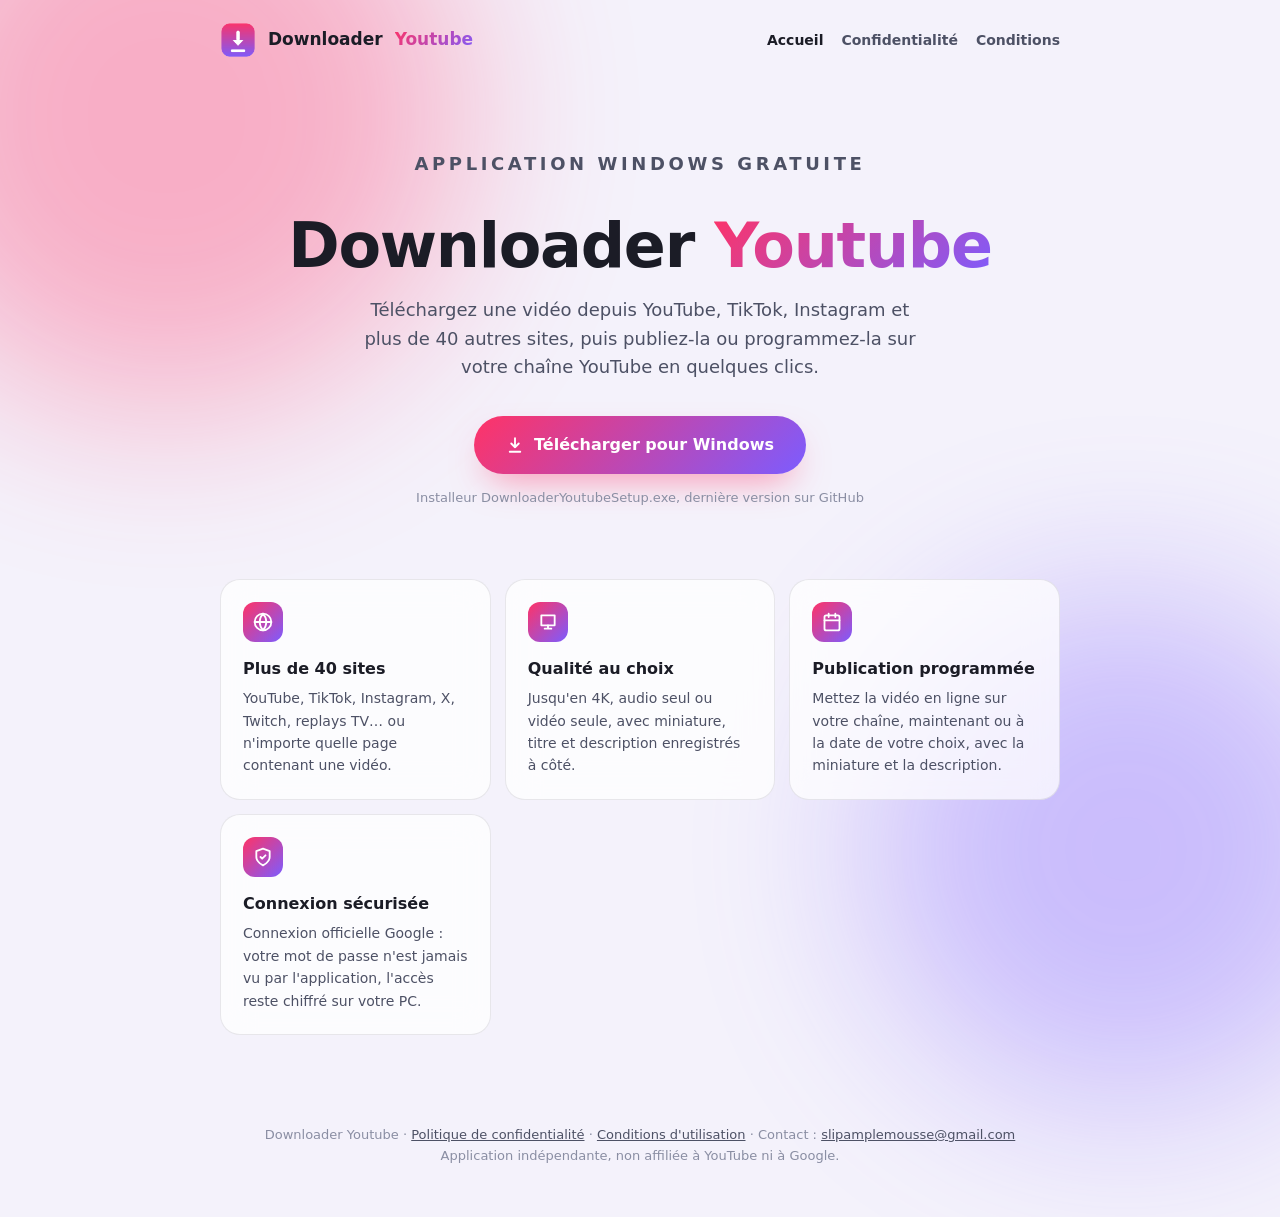
<file: docs/index.html>
<!doctype html>
<html lang="fr">
<head>
<meta charset="utf-8">
<meta name="viewport" content="width=device-width, initial-scale=1">
<title>Downloader Youtube</title>
<meta name="description" content="Application Windows gratuite pour télécharger des vidéos et les publier sur votre chaîne YouTube.">
<link rel="icon" href="icon.png">
<link rel="stylesheet" href="style.css">
</head>
<body>
<div class="wrap">
  <nav>
    <a class="brand" href="./"><img src="icon.png" alt="">Downloader <span>Youtube</span></a>
    <div class="links">
      <a href="./" class="active">Accueil</a>
      <a href="privacy.html">Confidentialité</a>
      <a href="terms.html">Conditions</a>
    </div>
  </nav>

  <section class="hero">
    <p class="eyebrow">Application Windows gratuite</p>
    <h1>Downloader <span>Youtube</span></h1>
    <p>Téléchargez une vidéo depuis YouTube, TikTok, Instagram et plus de 40 autres sites, puis publiez-la ou programmez-la sur votre chaîne YouTube en quelques clics.</p>
    <a class="btn" href="https://github.com/Slipers/downloader-youtube/releases/latest">
      <svg viewBox="0 0 24 24" fill="none" stroke="currentColor" stroke-width="2.5" stroke-linecap="round" stroke-linejoin="round"><path d="M12 3v12M7 10l5 5 5-5M5 21h14"/></svg>
      Télécharger pour Windows
    </a>
    <span class="hint">Installeur DownloaderYoutubeSetup.exe, dernière version sur GitHub</span>
  </section>

  <section class="features">
    <div class="feature">
      <div class="ico"><svg viewBox="0 0 24 24" fill="none" stroke="currentColor" stroke-width="2.2" stroke-linecap="round" stroke-linejoin="round"><circle cx="12" cy="12" r="10"/><path d="M2 12h20M12 2a15.3 15.3 0 0 1 4 10 15.3 15.3 0 0 1-4 10 15.3 15.3 0 0 1-4-10 15.3 15.3 0 0 1 4-10Z"/></svg></div>
      <h3>Plus de 40 sites</h3>
      <p>YouTube, TikTok, Instagram, X, Twitch, replays TV… ou n'importe quelle page contenant une vidéo.</p>
    </div>
    <div class="feature">
      <div class="ico"><svg viewBox="0 0 24 24" fill="none" stroke="currentColor" stroke-width="2.2" stroke-linecap="round" stroke-linejoin="round"><path d="M4 4h16v12H4z"/><path d="M8 20h8M12 16v4"/></svg></div>
      <h3>Qualité au choix</h3>
      <p>Jusqu'en 4K, audio seul ou vidéo seule, avec miniature, titre et description enregistrés à côté.</p>
    </div>
    <div class="feature">
      <div class="ico"><svg viewBox="0 0 24 24" fill="none" stroke="currentColor" stroke-width="2.2" stroke-linecap="round" stroke-linejoin="round"><rect x="3" y="4" width="18" height="18" rx="2"/><path d="M16 2v4M8 2v4M3 10h18"/></svg></div>
      <h3>Publication programmée</h3>
      <p>Mettez la vidéo en ligne sur votre chaîne, maintenant ou à la date de votre choix, avec la miniature et la description.</p>
    </div>
    <div class="feature">
      <div class="ico"><svg viewBox="0 0 24 24" fill="none" stroke="currentColor" stroke-width="2.2" stroke-linecap="round" stroke-linejoin="round"><path d="M12 22s8-4 8-10V5l-8-3-8 3v7c0 6 8 10 8 10Z"/><path d="m9 12 2 2 4-4"/></svg></div>
      <h3>Connexion sécurisée</h3>
      <p>Connexion officielle Google : votre mot de passe n'est jamais vu par l'application, l'accès reste chiffré sur votre PC.</p>
    </div>
  </section>
</div>

<footer>
  <div class="wrap">
    Downloader Youtube · <a href="privacy.html">Politique de confidentialité</a> · <a href="terms.html">Conditions d'utilisation</a> · Contact : <a href="mailto:slipamplemousse@gmail.com">slipamplemousse@gmail.com</a><br>
    Application indépendante, non affiliée à YouTube ni à Google.
  </div>
</footer>
</body>
</html>
</file>
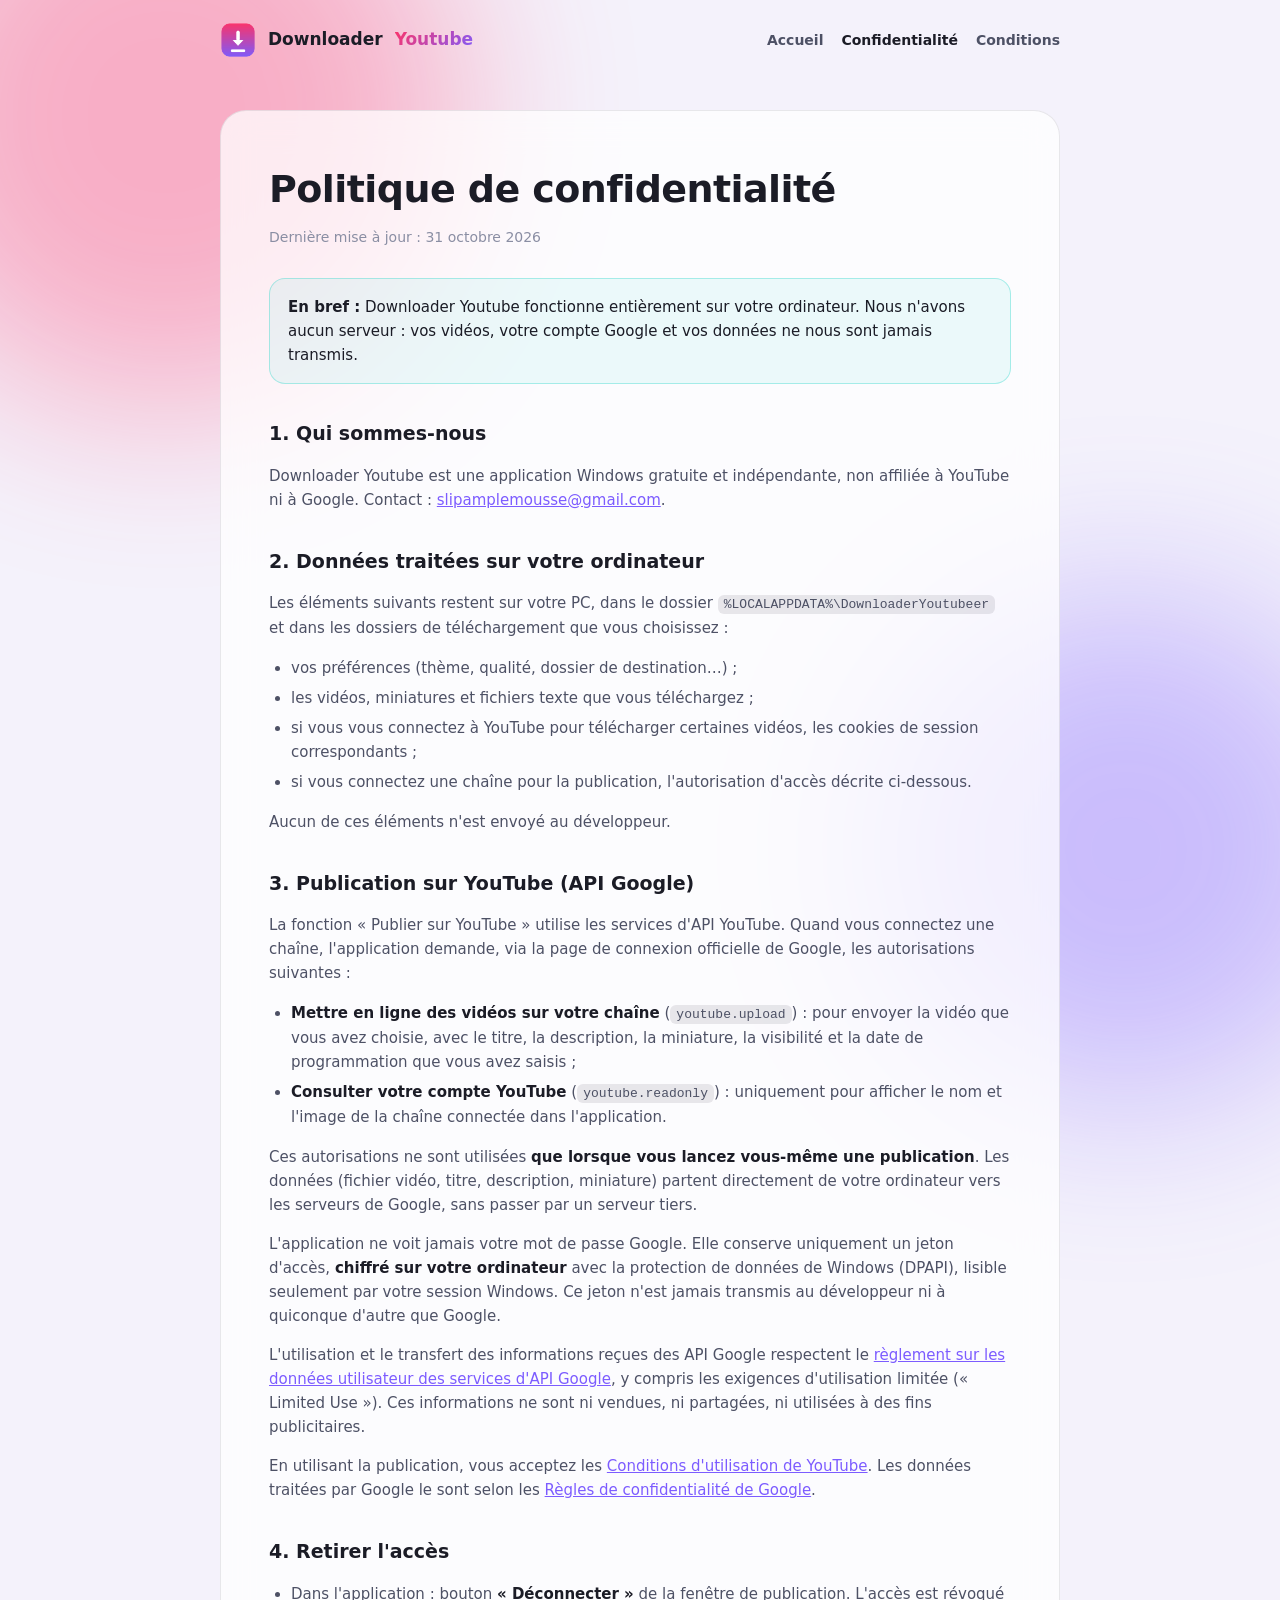
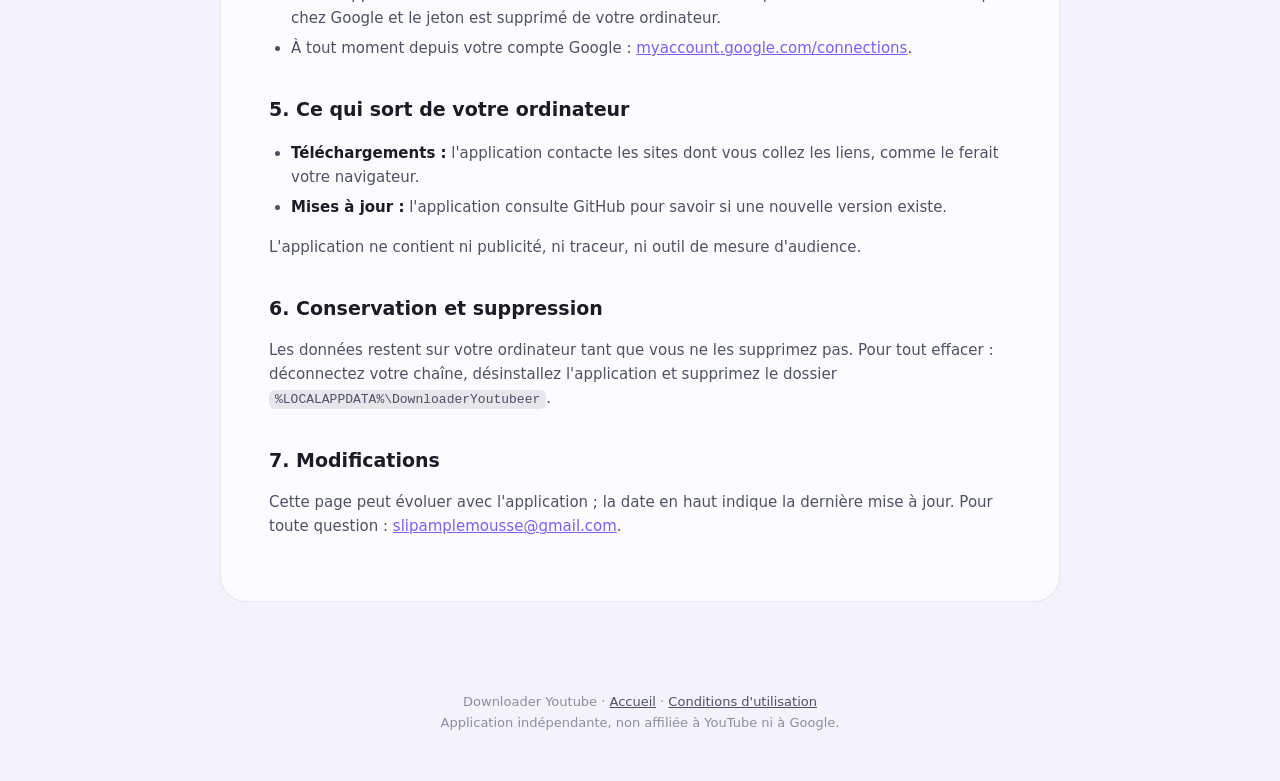
<file: docs/privacy.html>
<!doctype html>
<html lang="fr">
<head>
<meta charset="utf-8">
<meta name="viewport" content="width=device-width, initial-scale=1">
<title>Confidentialité · Downloader Youtube</title>
<link rel="icon" href="icon.png">
<link rel="stylesheet" href="style.css">
</head>
<body>
<div class="wrap">
  <nav>
    <a class="brand" href="./"><img src="icon.png" alt="">Downloader <span>Youtube</span></a>
    <div class="links">
      <a href="./">Accueil</a>
      <a href="privacy.html" class="active">Confidentialité</a>
      <a href="terms.html">Conditions</a>
    </div>
  </nav>

  <article class="doc">
    <h1>Politique de confidentialité</h1>
    <p class="updated">Dernière mise à jour : 31 octobre 2026</p>

    <div class="callout"><p><strong>En bref :</strong> Downloader Youtube fonctionne entièrement sur votre ordinateur. Nous n'avons aucun serveur : vos vidéos, votre compte Google et vos données ne nous sont jamais transmis.</p></div>

    <h2>1. Qui sommes-nous</h2>
    <p>Downloader Youtube est une application Windows gratuite et indépendante, non affiliée à YouTube ni à Google. Contact : <a href="mailto:slipamplemousse@gmail.com">slipamplemousse@gmail.com</a>.</p>

    <h2>2. Données traitées sur votre ordinateur</h2>
    <p>Les éléments suivants restent sur votre PC, dans le dossier <code>%LOCALAPPDATA%\DownloaderYoutubeer</code> et dans les dossiers de téléchargement que vous choisissez :</p>
    <ul>
      <li>vos préférences (thème, qualité, dossier de destination…) ;</li>
      <li>les vidéos, miniatures et fichiers texte que vous téléchargez ;</li>
      <li>si vous vous connectez à YouTube pour télécharger certaines vidéos, les cookies de session correspondants ;</li>
      <li>si vous connectez une chaîne pour la publication, l'autorisation d'accès décrite ci-dessous.</li>
    </ul>
    <p>Aucun de ces éléments n'est envoyé au développeur.</p>

    <h2>3. Publication sur YouTube (API Google)</h2>
    <p>La fonction « Publier sur YouTube » utilise les services d'API YouTube. Quand vous connectez une chaîne, l'application demande, via la page de connexion officielle de Google, les autorisations suivantes :</p>
    <ul>
      <li><strong>Mettre en ligne des vidéos sur votre chaîne</strong> (<code>youtube.upload</code>) : pour envoyer la vidéo que vous avez choisie, avec le titre, la description, la miniature, la visibilité et la date de programmation que vous avez saisis ;</li>
      <li><strong>Consulter votre compte YouTube</strong> (<code>youtube.readonly</code>) : uniquement pour afficher le nom et l'image de la chaîne connectée dans l'application.</li>
    </ul>
    <p>Ces autorisations ne sont utilisées <strong>que lorsque vous lancez vous-même une publication</strong>. Les données (fichier vidéo, titre, description, miniature) partent directement de votre ordinateur vers les serveurs de Google, sans passer par un serveur tiers.</p>
    <p>L'application ne voit jamais votre mot de passe Google. Elle conserve uniquement un jeton d'accès, <strong>chiffré sur votre ordinateur</strong> avec la protection de données de Windows (DPAPI), lisible seulement par votre session Windows. Ce jeton n'est jamais transmis au développeur ni à quiconque d'autre que Google.</p>
    <p>L'utilisation et le transfert des informations reçues des API Google respectent le <a href="https://developers.google.com/terms/api-services-user-data-policy">règlement sur les données utilisateur des services d'API Google</a>, y compris les exigences d'utilisation limitée (« Limited Use »). Ces informations ne sont ni vendues, ni partagées, ni utilisées à des fins publicitaires.</p>
    <p>En utilisant la publication, vous acceptez les <a href="https://www.youtube.com/t/terms">Conditions d'utilisation de YouTube</a>. Les données traitées par Google le sont selon les <a href="https://policies.google.com/privacy">Règles de confidentialité de Google</a>.</p>

    <h2>4. Retirer l'accès</h2>
    <ul>
      <li>Dans l'application : bouton <strong>« Déconnecter »</strong> de la fenêtre de publication. L'accès est révoqué chez Google et le jeton est supprimé de votre ordinateur.</li>
      <li>À tout moment depuis votre compte Google : <a href="https://myaccount.google.com/connections">myaccount.google.com/connections</a>.</li>
    </ul>

    <h2>5. Ce qui sort de votre ordinateur</h2>
    <ul>
      <li><strong>Téléchargements :</strong> l'application contacte les sites dont vous collez les liens, comme le ferait votre navigateur.</li>
      <li><strong>Mises à jour :</strong> l'application consulte GitHub pour savoir si une nouvelle version existe.</li>
    </ul>
    <p>L'application ne contient ni publicité, ni traceur, ni outil de mesure d'audience.</p>

    <h2>6. Conservation et suppression</h2>
    <p>Les données restent sur votre ordinateur tant que vous ne les supprimez pas. Pour tout effacer : déconnectez votre chaîne, désinstallez l'application et supprimez le dossier <code>%LOCALAPPDATA%\DownloaderYoutubeer</code>.</p>

    <h2>7. Modifications</h2>
    <p>Cette page peut évoluer avec l'application ; la date en haut indique la dernière mise à jour. Pour toute question : <a href="mailto:slipamplemousse@gmail.com">slipamplemousse@gmail.com</a>.</p>
  </article>
</div>

<footer>
  <div class="wrap">
    Downloader Youtube · <a href="./">Accueil</a> · <a href="terms.html">Conditions d'utilisation</a><br>
    Application indépendante, non affiliée à YouTube ni à Google.
  </div>
</footer>
</body>
</html>
</file>
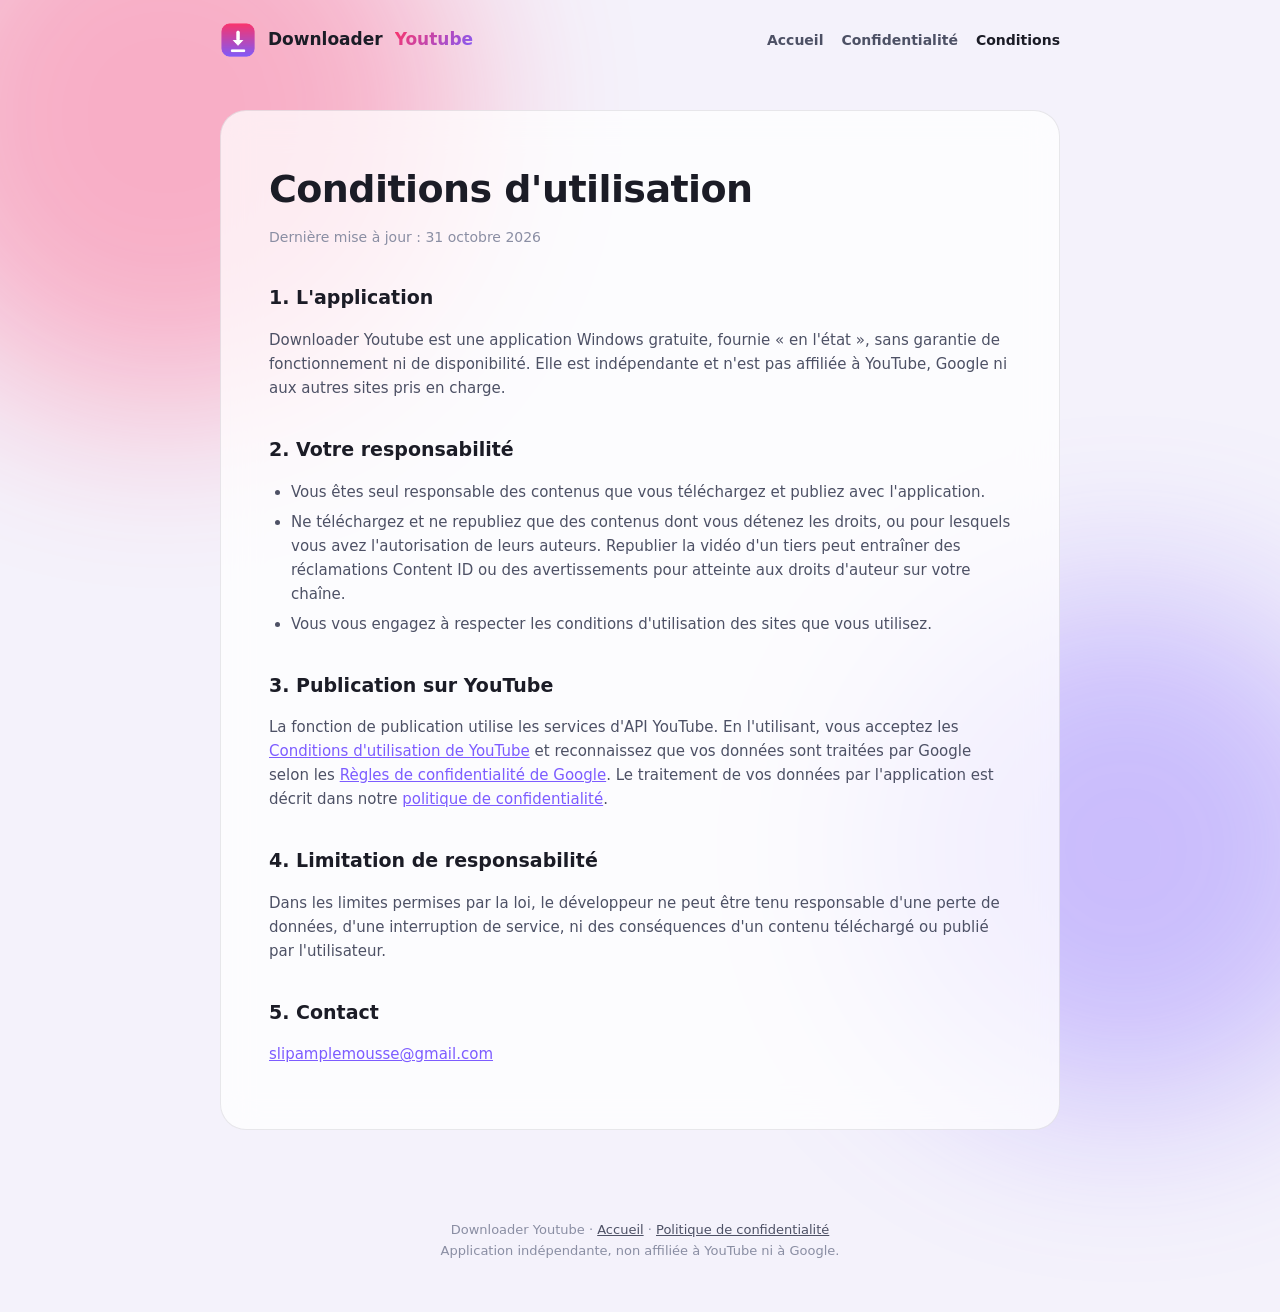
<file: docs/terms.html>
<!doctype html>
<html lang="fr">
<head>
<meta charset="utf-8">
<meta name="viewport" content="width=device-width, initial-scale=1">
<title>Conditions · Downloader Youtube</title>
<link rel="icon" href="icon.png">
<link rel="stylesheet" href="style.css">
</head>
<body>
<div class="wrap">
  <nav>
    <a class="brand" href="./"><img src="icon.png" alt="">Downloader <span>Youtube</span></a>
    <div class="links">
      <a href="./">Accueil</a>
      <a href="privacy.html">Confidentialité</a>
      <a href="terms.html" class="active">Conditions</a>
    </div>
  </nav>

  <article class="doc">
    <h1>Conditions d'utilisation</h1>
    <p class="updated">Dernière mise à jour : 31 octobre 2026</p>

    <h2>1. L'application</h2>
    <p>Downloader Youtube est une application Windows gratuite, fournie « en l'état », sans garantie de fonctionnement ni de disponibilité. Elle est indépendante et n'est pas affiliée à YouTube, Google ni aux autres sites pris en charge.</p>

    <h2>2. Votre responsabilité</h2>
    <ul>
      <li>Vous êtes seul responsable des contenus que vous téléchargez et publiez avec l'application.</li>
      <li>Ne téléchargez et ne republiez que des contenus dont vous détenez les droits, ou pour lesquels vous avez l'autorisation de leurs auteurs. Republier la vidéo d'un tiers peut entraîner des réclamations Content ID ou des avertissements pour atteinte aux droits d'auteur sur votre chaîne.</li>
      <li>Vous vous engagez à respecter les conditions d'utilisation des sites que vous utilisez.</li>
    </ul>

    <h2>3. Publication sur YouTube</h2>
    <p>La fonction de publication utilise les services d'API YouTube. En l'utilisant, vous acceptez les <a href="https://www.youtube.com/t/terms">Conditions d'utilisation de YouTube</a> et reconnaissez que vos données sont traitées par Google selon les <a href="https://policies.google.com/privacy">Règles de confidentialité de Google</a>. Le traitement de vos données par l'application est décrit dans notre <a href="privacy.html">politique de confidentialité</a>.</p>

    <h2>4. Limitation de responsabilité</h2>
    <p>Dans les limites permises par la loi, le développeur ne peut être tenu responsable d'une perte de données, d'une interruption de service, ni des conséquences d'un contenu téléchargé ou publié par l'utilisateur.</p>

    <h2>5. Contact</h2>
    <p><a href="mailto:slipamplemousse@gmail.com">slipamplemousse@gmail.com</a></p>
  </article>
</div>

<footer>
  <div class="wrap">
    Downloader Youtube · <a href="./">Accueil</a> · <a href="privacy.html">Politique de confidentialité</a><br>
    Application indépendante, non affiliée à YouTube ni à Google.
  </div>
</footer>
</body>
</html>
</file>
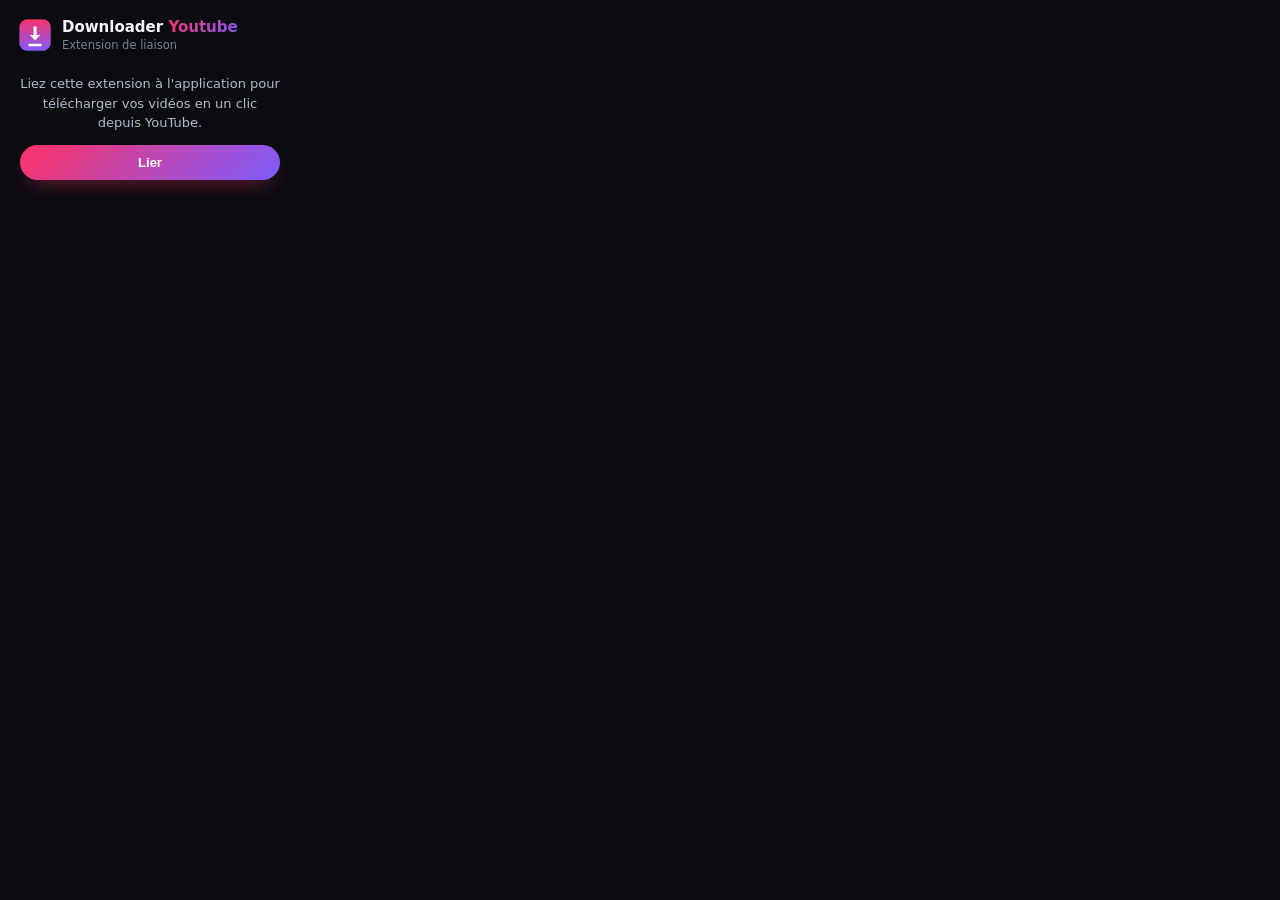
<file: extension/popup.html>
<!doctype html>
<html lang="fr">
<head>
<meta charset="utf-8">
<title>Downloader Youtube</title>
<link rel="stylesheet" href="popup.css">
</head>
<body>
  <div class="popup">
    <div class="popup-header">
      <img src="icons/icon48.png" alt="" class="popup-logo">
      <div>
        <p class="popup-title">Downloader <span class="accent">Youtube</span></p>
        <p class="popup-subtitle">Extension de liaison</p>
      </div>
    </div>

    <div id="state-idle" class="popup-state">
      <p class="popup-text">Liez cette extension à l'application pour télécharger vos vidéos en un clic depuis YouTube.</p>
      <button id="btn-link" class="btn-primary">Lier</button>
    </div>

    <div id="state-linking" class="popup-state" hidden>
      <ol class="steps" id="link-steps">
        <li data-step="detect" class="step"><span class="step-dot"></span><span class="step-label">Recherche de l'application</span></li>
        <li data-step="connect" class="step"><span class="step-dot"></span><span class="step-label">Connexion en cours</span></li>
        <li data-step="finish" class="step"><span class="step-dot"></span><span class="step-label">Finalisation</span></li>
      </ol>
    </div>

    <div id="state-error" class="popup-state" hidden>
      <div class="result-icon result-icon-error">
        <svg viewBox="0 0 24 24" width="26" height="26" fill="none" stroke="currentColor" stroke-width="3" stroke-linecap="round" stroke-linejoin="round">
          <path class="draw-path" d="M6 6l12 12"/>
          <path class="draw-path draw-path-2" d="M18 6L6 18"/>
        </svg>
      </div>
      <p class="popup-text">Application non détectée. Ouvrez Downloader Youtube puis réessayez.</p>
      <button id="btn-retry" class="btn-secondary">Réessayer</button>
    </div>

    <div id="state-linked" class="popup-state" hidden>
      <div class="result-icon result-icon-success">
        <svg viewBox="0 0 24 24" width="26" height="26" fill="none" stroke="currentColor" stroke-width="3" stroke-linecap="round" stroke-linejoin="round">
          <path class="draw-path" d="M20 6 9 17l-5-5"/>
        </svg>
      </div>
      <p class="popup-text">Extension liée à Downloader Youtube.</p>
      <p class="popup-hint">Cliquez sur « Télécharger » à côté d'une vidéo YouTube pour lancer un téléchargement.</p>
      <button id="btn-unlink" class="btn-secondary">Délier</button>
    </div>
  </div>
  <script src="popup.js"></script>
</body>
</html>
</file>
<file: docs/style.css>
:root {
  --bg: #0b0c10;
  --bg-2: #14161d;
  --card: rgba(255, 255, 255, 0.045);
  --border: rgba(255, 255, 255, 0.10);
  --text: #f5f6fa;
  --text-1: #b7bacb;
  --text-2: #7d8195;
  --accent: #ff3366;
  --accent-2: #7c5cff;
  --accent-3: #22d3c5;
  --grad: linear-gradient(135deg, var(--accent), var(--accent-2));
}
@media (prefers-color-scheme: light) {
  :root {
    --bg: #f4f2fb;
    --bg-2: #ffffff;
    --card: rgba(255, 255, 255, 0.75);
    --border: rgba(20, 20, 40, 0.09);
    --text: #1b1c26;
    --text-1: #4d5165;
    --text-2: #8a8ea3;
  }
}
* { box-sizing: border-box; }
html { scroll-behavior: smooth; }
body {
  margin: 0;
  font-family: "Segoe UI Variable", "Segoe UI", -apple-system, system-ui, sans-serif;
  background: var(--bg);
  color: var(--text);
  line-height: 1.6;
  overflow-x: hidden;
}
body::before, body::after {
  content: "";
  position: fixed;
  z-index: -1;
  border-radius: 50%;
  filter: blur(90px);
  opacity: .35;
  pointer-events: none;
}
body::before { width: 46vw; height: 46vw; top: -14vw; left: -10vw; background: var(--accent); }
body::after { width: 40vw; height: 40vw; bottom: -16vw; right: -8vw; background: var(--accent-2); }

a { color: var(--accent-2); }
.wrap { max-width: 880px; margin: 0 auto; padding: 0 20px; }

nav {
  display: flex; align-items: center; justify-content: space-between; gap: 16px;
  padding: 22px 0;
}
.brand { display: flex; align-items: center; gap: 12px; font-weight: 800; font-size: 17px; color: var(--text); text-decoration: none; }
.brand img { width: 36px; height: 36px; border-radius: 10px; }
.brand span { background: var(--grad); -webkit-background-clip: text; background-clip: text; color: transparent; }
nav .links { display: flex; gap: 18px; flex-wrap: wrap; }
nav .links a { color: var(--text-1); text-decoration: none; font-size: 14px; font-weight: 600; }
nav .links a:hover, nav .links a.active { color: var(--text); }

.hero { text-align: center; padding: 70px 0 50px; }
.eyebrow { text-transform: uppercase; letter-spacing: .2em; font-size: 12px; font-weight: 700; color: var(--text-2); margin: 0 0 14px; }
.hero h1 { font-size: clamp(36px, 7vw, 62px); line-height: 1.05; letter-spacing: -0.02em; margin: 0 0 18px; }
.hero h1 span { background: var(--grad); -webkit-background-clip: text; background-clip: text; color: transparent; }
.hero p { color: var(--text-1); font-size: 18px; max-width: 560px; margin: 0 auto 34px; }
.btn {
  display: inline-flex; align-items: center; gap: 10px;
  padding: 16px 32px; border-radius: 999px;
  background: var(--grad); color: #fff; font-weight: 700; text-decoration: none;
  box-shadow: 0 16px 36px -14px rgba(255, 51, 102, .6);
  transition: transform .2s;
}
.btn:hover { transform: translateY(-2px); }
.btn svg { width: 18px; height: 18px; }
.hint { display: block; margin-top: 14px; font-size: 13px; color: var(--text-2); }

.features { display: grid; grid-template-columns: repeat(auto-fit, minmax(240px, 1fr)); gap: 14px; padding: 20px 0 60px; }
.feature {
  padding: 22px; border-radius: 20px;
  background: var(--card); border: 1px solid var(--border); backdrop-filter: blur(16px);
}
.feature h3 { margin: 0 0 6px; font-size: 16px; }
.feature p { margin: 0; color: var(--text-1); font-size: 14px; }
.feature .ico {
  width: 40px; height: 40px; border-radius: 12px; margin-bottom: 14px;
  display: flex; align-items: center; justify-content: center; color: #fff; background: var(--grad);
}
.feature .ico svg { width: 20px; height: 20px; }

.doc {
  margin: 30px 0 60px;
  padding: clamp(24px, 5vw, 48px);
  border-radius: 26px;
  background: var(--card); border: 1px solid var(--border); backdrop-filter: blur(18px);
}
.doc h1 { margin: 0 0 6px; font-size: clamp(28px, 5vw, 38px); letter-spacing: -0.015em; }
.doc .updated { margin: 0 0 30px; color: var(--text-2); font-size: 14px; }
.doc h2 { margin: 34px 0 10px; font-size: 19px; }
.doc p, .doc li { color: var(--text-1); font-size: 15px; }
.doc ul { padding-left: 22px; }
.doc li { margin: 6px 0; }
.doc strong { color: var(--text); }
.doc code { font-size: 13px; padding: 2px 6px; border-radius: 6px; background: var(--border); }
.callout {
  padding: 16px 18px; border-radius: 16px; margin: 18px 0;
  border: 1px solid rgba(34, 211, 197, .35); background: rgba(34, 211, 197, .08);
}
.callout p { margin: 0; color: var(--text); }

footer { padding: 30px 0 50px; text-align: center; color: var(--text-2); font-size: 13px; }
footer a { color: var(--text-1); }
</file>
<file: extension/popup.css>
:root {
  --bg-0: #0b0c10;
  --bg-1: #12141a;
  --surface: rgba(255, 255, 255, 0.055);
  --surface-strong: rgba(255, 255, 255, 0.09);
  --border: rgba(255, 255, 255, 0.1);
  --text-0: #f5f6fa;
  --text-1: #b7bacb;
  --text-2: #7d8195;
  --accent: #ff3366;
  --accent-2: #7c5cff;
  --accent-grad: linear-gradient(135deg, var(--accent), var(--accent-2));
  --error: #ef4444;
  --error-grad: linear-gradient(135deg, #ef4444, #f97316);
  --radius-md: 16px;
  --radius-lg: 22px;
  --ease: cubic-bezier(0.22, 1, 0.36, 1);
}

* { box-sizing: border-box; }

body {
  margin: 0;
  width: 300px;
  font-family: -apple-system, "Segoe UI Variable", "Segoe UI", system-ui, sans-serif;
  background: var(--bg-0);
  color: var(--text-0);
  overflow-x: hidden;
}

.popup {
  padding: 18px;
  display: flex;
  flex-direction: column;
  gap: 16px;
}

.popup-header {
  display: flex;
  align-items: center;
  gap: 10px;
}

.popup-logo {
  width: 34px;
  height: 34px;
  border-radius: 10px;
}

.popup-title {
  margin: 0;
  font-size: 15px;
  font-weight: 700;
}

.popup-title .accent {
  background: var(--accent-grad);
  -webkit-background-clip: text;
  background-clip: text;
  color: transparent;
}

.popup-subtitle {
  margin: 2px 0 0;
  font-size: 11.5px;
  color: var(--text-2);
}

/* `.popup-state` is scoped to :not([hidden]) so the native [hidden] default
   (display:none) actually wins -- an unconditional `display:flex` rule here
   would otherwise outrank it and every state would render stacked at once. */
.popup-state[hidden] { display: none; }
.popup-state:not([hidden]) {
  display: flex;
  flex-direction: column;
  align-items: center;
  gap: 12px;
  text-align: center;
  padding: 6px 2px 2px;
  animation: ytdls-state-in 0.4s var(--ease);
}

@keyframes ytdls-state-in {
  from { opacity: 0; transform: translateY(8px); }
  to { opacity: 1; transform: translateY(0); }
}

.popup-text {
  margin: 0;
  font-size: 13px;
  color: var(--text-1);
  line-height: 1.5;
}

.popup-hint {
  margin: -6px 0 0;
  font-size: 11.5px;
  color: var(--text-2);
  line-height: 1.4;
}

.btn-primary,
.btn-secondary {
  border: none;
  border-radius: 999px;
  padding: 10px 22px;
  font-size: 13px;
  font-weight: 600;
  cursor: pointer;
  width: 100%;
  transition: transform 0.2s var(--ease), box-shadow 0.2s;
}

.btn-primary {
  color: #fff;
  background: var(--accent-grad);
  box-shadow: 0 10px 22px -10px rgba(255, 51, 102, 0.55);
}

.btn-primary:hover { transform: translateY(-1px); }
.btn-primary:active { transform: translateY(0) scale(0.98); }

.btn-secondary {
  color: var(--text-0);
  background: var(--surface);
  border: 1px solid var(--border);
}

.btn-secondary:hover { background: var(--surface-strong); }
.btn-secondary:active { transform: scale(0.98); }

/* ---------- linking steps ---------- */
.steps {
  list-style: none;
  margin: 4px 0;
  padding: 0;
  width: 100%;
  display: flex;
  flex-direction: column;
  gap: 4px;
  text-align: left;
  position: relative;
}

.step {
  display: flex;
  align-items: center;
  gap: 12px;
  font-size: 12.5px;
  color: var(--text-2);
  padding: 5px 0;
  transition: color 0.3s var(--ease);
}

.step-dot {
  width: 16px;
  height: 16px;
  flex: none;
  border-radius: 50%;
  border: 2px solid var(--border);
  position: relative;
  transition: border-color 0.3s var(--ease), background 0.3s var(--ease), transform 0.3s var(--ease);
}

/* connecting line between dots, filling in as steps complete */
.step:not(:last-child) .step-dot::before {
  content: "";
  position: absolute;
  top: 100%;
  left: 50%;
  width: 2px;
  height: 20px;
  margin-top: 3px;
  transform: translateX(-50%);
  background: var(--border);
  transition: background 0.4s var(--ease);
}

.step.done:not(:last-child) .step-dot::before { background: var(--accent-2); }

.step.active { color: var(--text-0); }

.step.active .step-dot {
  border-color: transparent;
  background: var(--accent-grad);
  transform: scale(1.15);
  animation: ytdls-pulse 1s ease-in-out infinite;
}

.step.done { color: var(--text-0); }

.step.done .step-dot {
  border-color: transparent;
  background: var(--accent-grad);
  transform: scale(1);
}

.step.done .step-dot::after {
  content: "";
  position: absolute;
  inset: 0;
  margin: auto;
  width: 5px;
  height: 8px;
  border-right: 2px solid #fff;
  border-bottom: 2px solid #fff;
  transform: rotate(45deg) translate(-1px, -1px);
  animation: ytdls-check-pop 0.3s var(--ease);
}

@keyframes ytdls-check-pop {
  from { opacity: 0; transform: rotate(45deg) translate(-1px, -1px) scale(0.4); }
  to { opacity: 1; transform: rotate(45deg) translate(-1px, -1px) scale(1); }
}

@keyframes ytdls-pulse {
  0%, 100% { box-shadow: 0 0 0 0 rgba(255, 51, 102, 0.45); }
  50% { box-shadow: 0 0 0 5px rgba(255, 51, 102, 0); }
}

/* ---------- animated result icon (success check / error cross) ---------- */
.result-icon {
  width: 44px;
  height: 44px;
  border-radius: 50%;
  display: flex;
  align-items: center;
  justify-content: center;
  color: #fff;
  animation: ytdls-icon-pop 0.45s var(--ease);
}

.result-icon-success { background: var(--accent-grad); }
.result-icon-error { background: var(--error-grad); animation: ytdls-icon-pop 0.45s var(--ease), ytdls-shake 0.5s 0.45s var(--ease); }

.result-icon .draw-path {
  stroke-dasharray: 26;
  stroke-dashoffset: 26;
  animation: ytdls-draw 0.35s 0.2s var(--ease) forwards;
}

.result-icon .draw-path-2 { animation-delay: 0.32s; }

@keyframes ytdls-draw {
  to { stroke-dashoffset: 0; }
}

@keyframes ytdls-icon-pop {
  0% { opacity: 0; transform: scale(0.4); }
  70% { opacity: 1; transform: scale(1.1); }
  100% { transform: scale(1); }
}

@keyframes ytdls-shake {
  0%, 100% { transform: translateX(0); }
  20% { transform: translateX(-4px); }
  40% { transform: translateX(4px); }
  60% { transform: translateX(-3px); }
  80% { transform: translateX(3px); }
}
</file>
